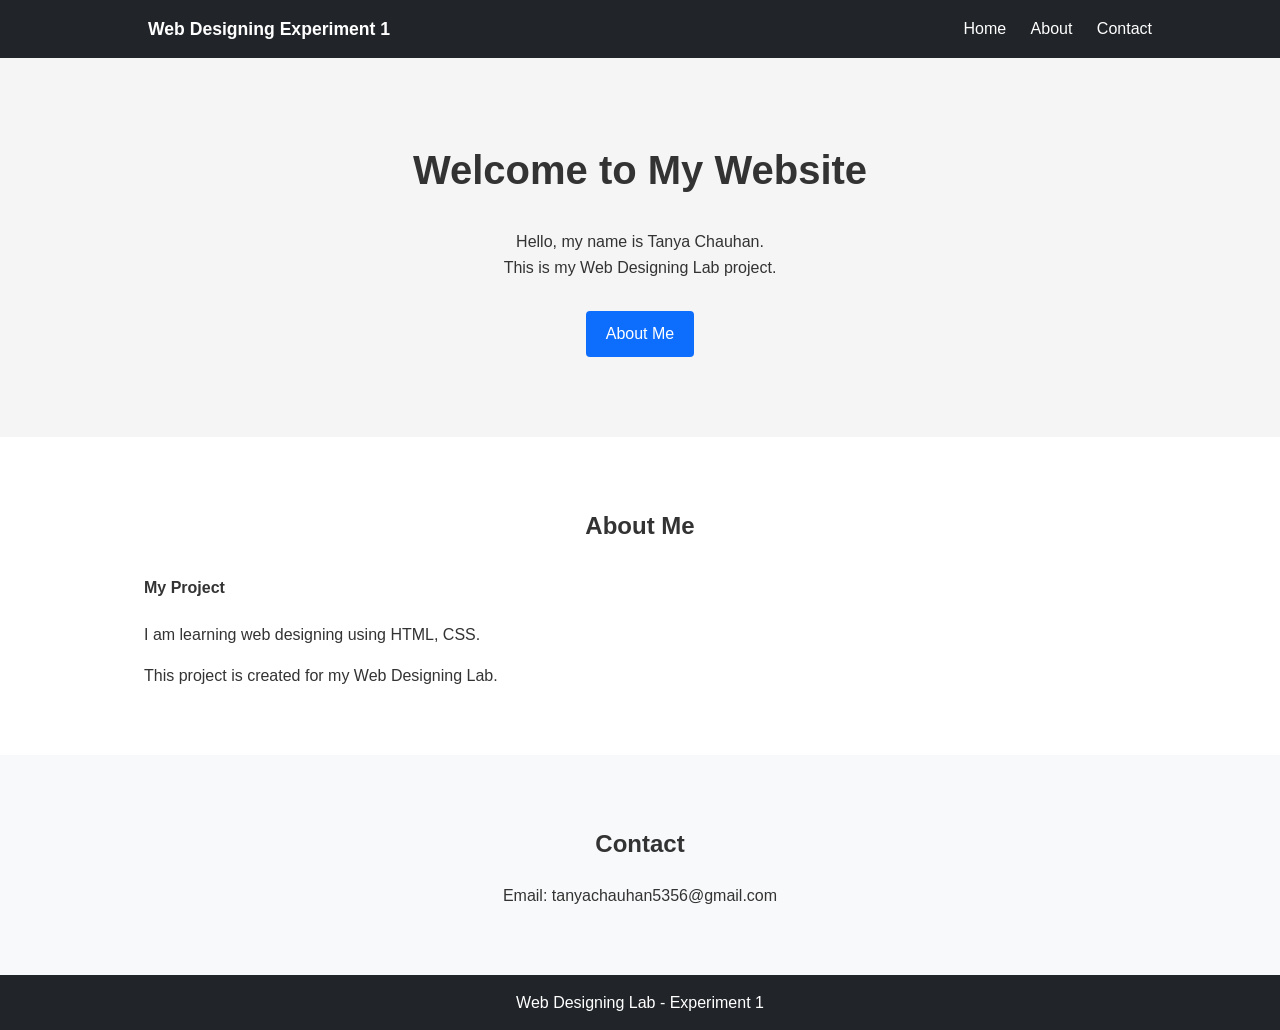
<file: Experiment 1/index.html>
<!DOCTYPE html>
<html lang="en">
<head>
    <meta charset="UTF-8">
    <meta name="viewport" content="width=device-width, initial-scale=1.0">
    <title>Web Designing Lab</title>
    <link rel="stylesheet" href="style.css">
</head>
<body>
    <nav>
    <div class="container">
    <a class="navbar-brand" href="#">Web Designing Experiment 1</a>
    <div>
    <a href="#home">Home</a>
    <a href="#about">About</a>
    <a href="#contact">Contact</a>
    </div>
    </div>
    </nav>
    <div id="home" class="home">
    <div class="container">
    <h1>Welcome to My Website</h1>
    <p>Hello, my name is Tanya Chauhan.<br>
    This is my Web Designing Lab project.</p>
    <a href="#about" class="btn">About Me</a>
    </div>
    </div>
    <div id="about" class="about">
    <div class="container">
    <h2>About Me</h2>
    <div>
    <h4>My Project</h4>
    <p>I am learning web designing using HTML, CSS.</p>
    <p>This project is created for my Web Designing Lab.</p>
    </div>
    </div>
    </div>
    <div id="contact" class="contact">
    <div class="container">
    <h2>Contact</h2>
    <p>Email: tanyachauhan5356@gmail.com</p>
    </div>
    </div>
    <footer>
    <p>Web Designing Lab - Experiment 1</p>
    </footer>
</body>
</html>
</file>
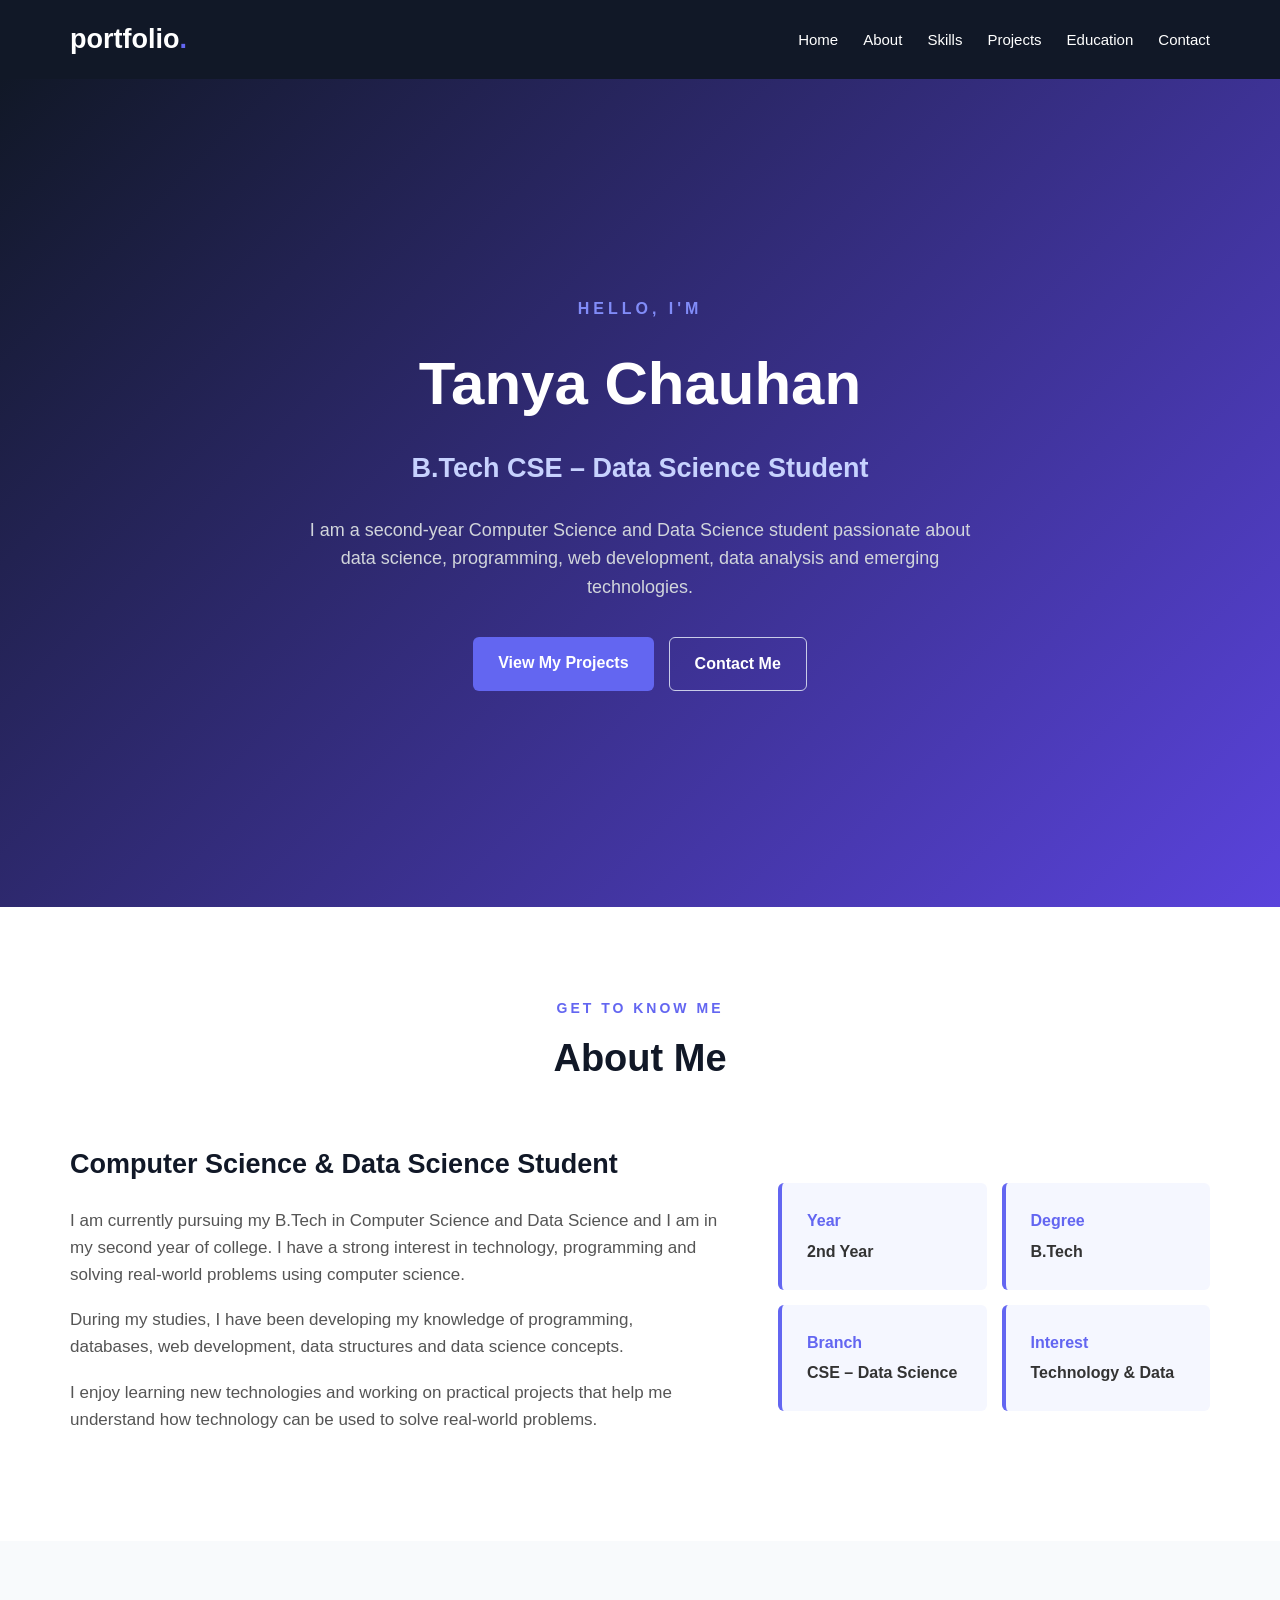
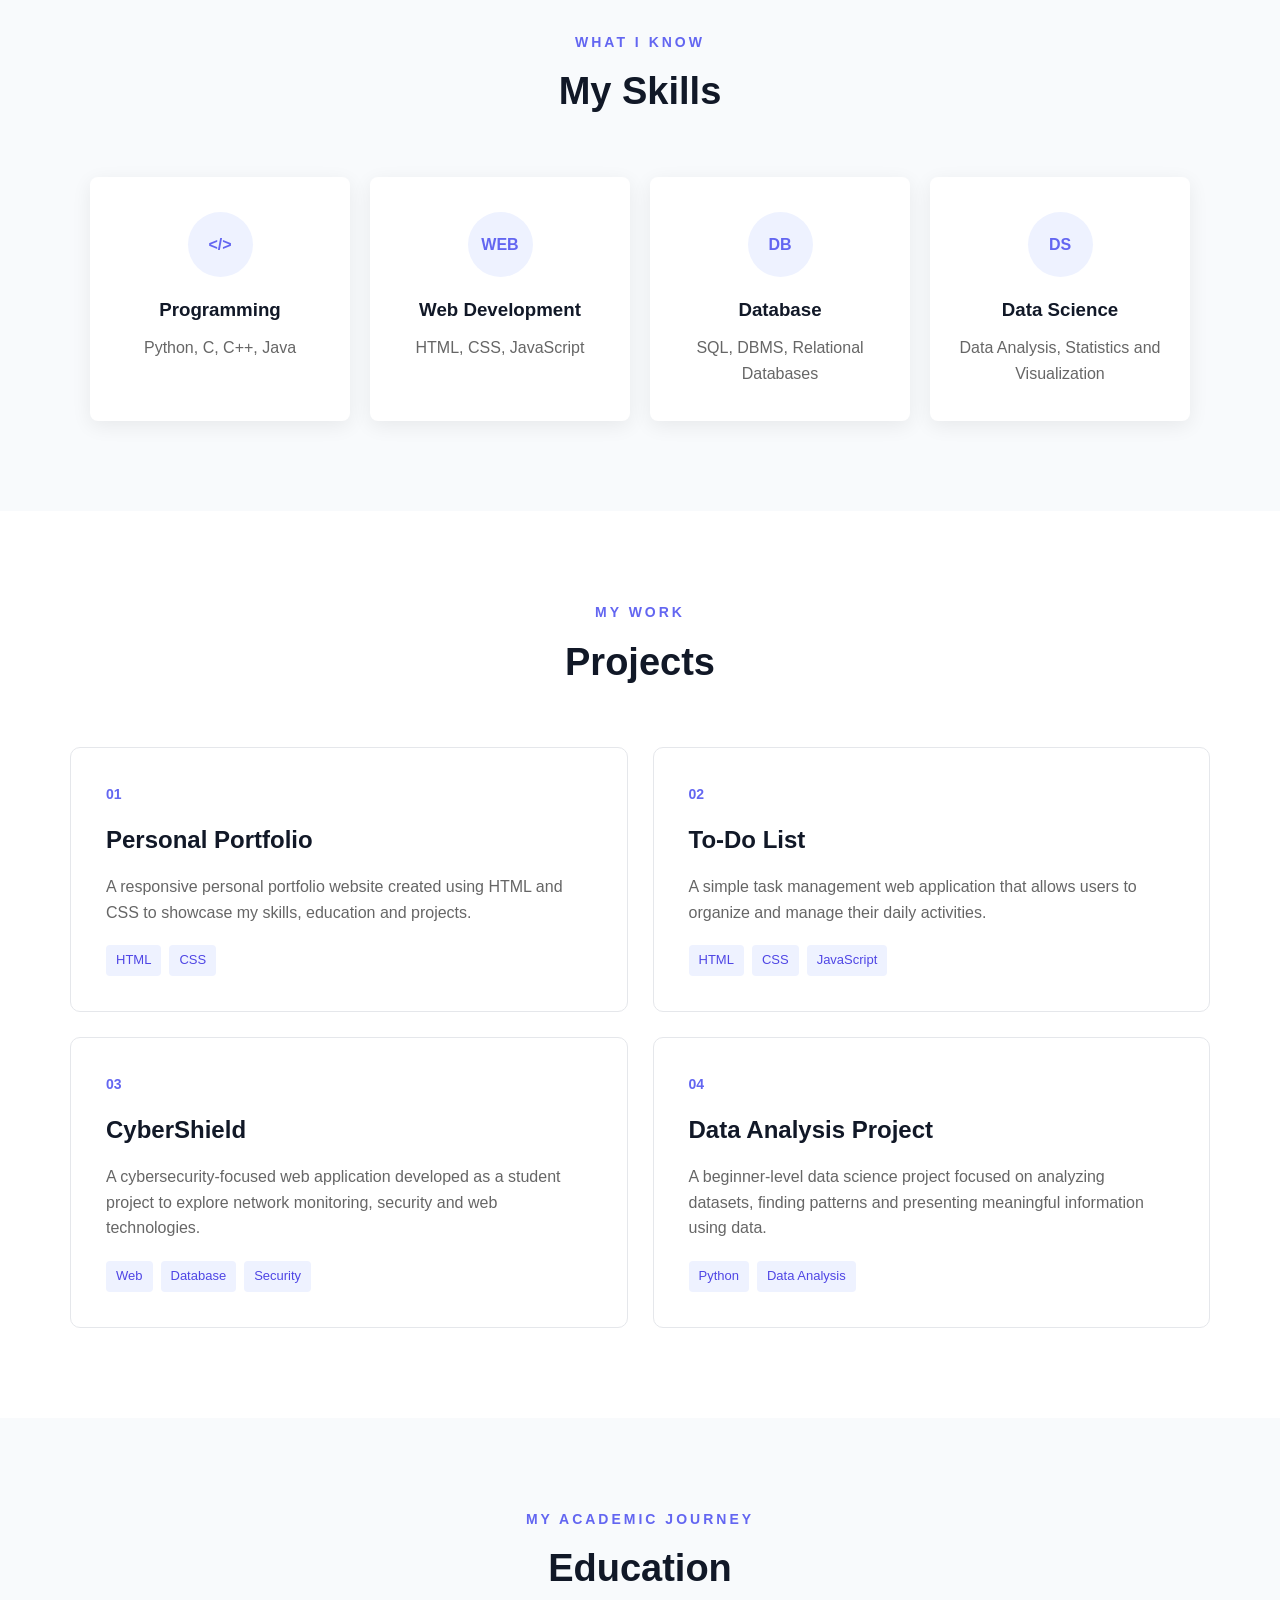
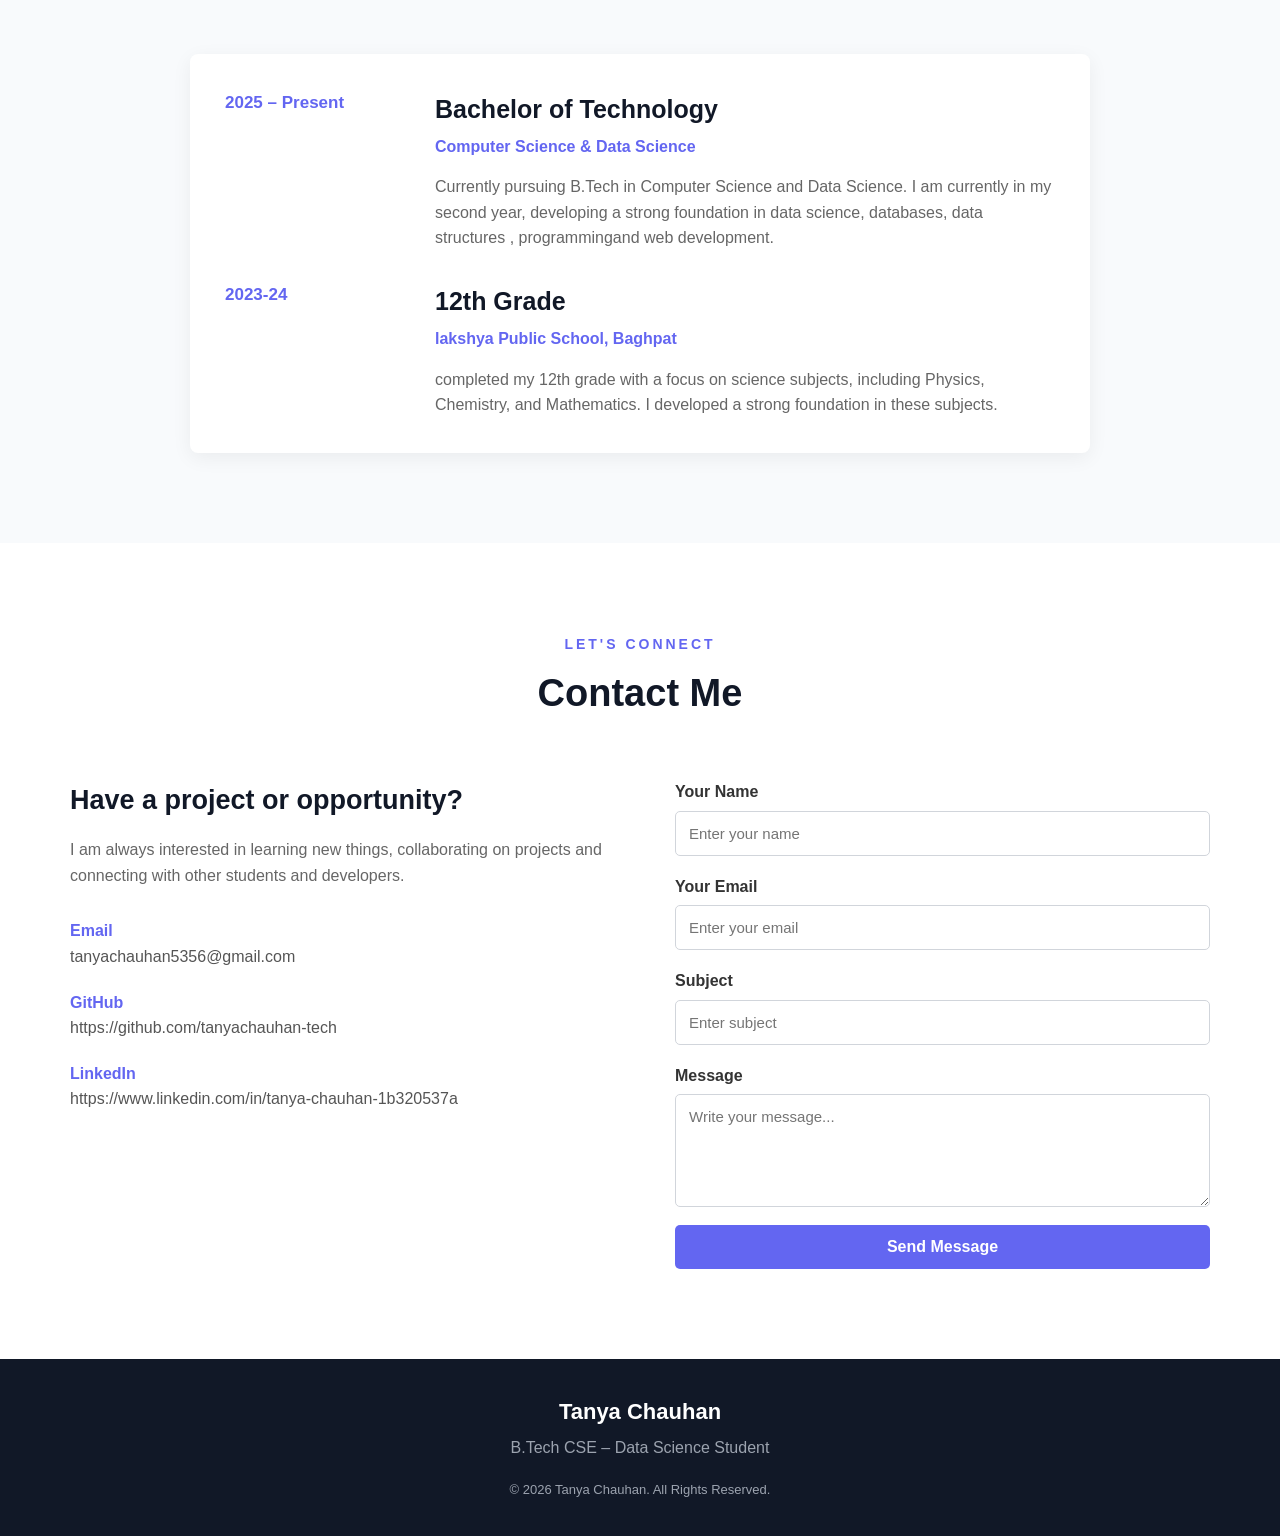
<file: Experiment 2/index.html>
<!DOCTYPE html>
<html lang="en">

<head>
    <meta charset="UTF-8">

    <meta name="viewport"
          content="width=device-width, initial-scale=1.0">

    <title>Tanya Chauhan | CS & Data Science Student</title>

    <link rel="stylesheet" href="style.css">
</head>

<body>

    <header>
        <nav class="navbar">

            <div class="logo">
                portfolio<span>.</span>
            </div>

            <ul class="nav-links">
                <li><a href="#home">Home</a></li>
                <li><a href="#about">About</a></li>
                <li><a href="#skills">Skills</a></li>
                <li><a href="#projects">Projects</a></li>
                <li><a href="#education">Education</a></li>
                <li><a href="#contact">Contact</a></li>
            </ul>

        </nav>
    </header>

    <section id="home" class="home">

        <div class="home-content">

            <p class="intro">HELLO, I'M</p>

            <h1>
                Tanya Chauhan
            </h1>

            <h2>
                B.Tech CSE – Data Science Student
            </h2>

            <p class="home-text">
                I am a second-year Computer Science and Data Science
                student passionate about data science, programming, web development,
                data analysis and emerging technologies.
            </p>

            <div class="home-buttons">

                <a href="#projects" class="btn">
                    View My Projects
                </a>

                <a href="#contact" class="btn secondary">
                    Contact Me
                </a>

            </div>

        </div>

    </section>

    <section id="about" class="section">

        <div class="section-title">

            <p>GET TO KNOW ME</p>

            <h2>About Me</h2>

        </div>

        <div class="about-container">

            <div class="about-text">

                <h3>
                    Computer Science & Data Science Student
                </h3>

                <p>
                    I am currently pursuing my B.Tech in Computer Science
                    and Data Science and I am in my second year of college.
                    I have a strong interest in technology, programming
                    and solving real-world problems using computer science.
                </p>

                <p>
                    During my studies, I have been developing my knowledge
                    of programming, databases, web development, data
                    structures and data science concepts.
                </p>

                <p>
                    I enjoy learning new technologies and working on
                    practical projects that help me understand how
                    technology can be used to solve real-world problems.
                </p>

            </div>


            <div class="about-card">

                <div class="info-box">
                    <h4>Year</h4>
                    <p>2nd Year</p>
                </div>

                <div class="info-box">
                    <h4>Degree</h4>
                    <p>B.Tech</p>
                </div>

                <div class="info-box">
                    <h4>Branch</h4>
                    <p>CSE – Data Science</p>
                </div>

                <div class="info-box">
                    <h4>Interest</h4>
                    <p>Technology & Data</p>
                </div>

            </div>

        </div>

    </section>

    <section id="skills" class="section skills-section">

        <div class="section-title">

            <p>WHAT I KNOW</p>

            <h2>My Skills</h2>

        </div>


        <div class="skills-container">

            <div class="skill-card">

                <div class="skill-icon">
                    &lt;/&gt;
                </div>

                <h3>Programming</h3>

                <p>
                    Python, C, C++, Java
                </p>

            </div>


            <div class="skill-card">

                <div class="skill-icon">
                    WEB
                </div>

                <h3>Web Development</h3>

                <p>
                    HTML, CSS, JavaScript
                </p>

            </div>


            <div class="skill-card">

                <div class="skill-icon">
                    DB
                </div>

                <h3>Database</h3>

                <p>
                    SQL, DBMS, Relational Databases
                </p>

            </div>


            <div class="skill-card">

                <div class="skill-icon">
                    DS
                </div>

                <h3>Data Science</h3>

                <p>
                    Data Analysis, Statistics and Visualization
                </p>

            </div>

        </div>

    </section>

    <section id="projects" class="section">

        <div class="section-title">

            <p>MY WORK</p>

            <h2>Projects</h2>

        </div>


        <div class="projects-container">

            <div class="project-card">

                <div class="project-number">
                    01
                </div>

                <h3>
                    Personal Portfolio
                </h3>

                <p>
                    A responsive personal portfolio website created
                    using HTML and CSS to showcase my skills,
                    education and projects.
                </p>

                <div class="project-tech">
                    <span>HTML</span>
                    <span>CSS</span>
                </div>

            </div>

            <div class="project-card">

                <div class="project-number">
                    02
                </div>

                <h3>
                    To-Do List
                </h3>

                <p>
                    A simple task management web application that
                    allows users to organize and manage their daily
                    activities.
                </p>

                <div class="project-tech">
                    <span>HTML</span>
                    <span>CSS</span>
                    <span>JavaScript</span>
                </div>

            </div>

            <div class="project-card">

                <div class="project-number">
                    03
                </div>

                <h3>
                    CyberShield
                </h3>

                <p>
                    A cybersecurity-focused web application developed
                    as a student project to explore network monitoring,
                    security and web technologies.
                </p>

                <div class="project-tech">
                    <span>Web</span>
                    <span>Database</span>
                    <span>Security</span>
                </div>

            </div>

            <div class="project-card">

                <div class="project-number">
                    04
                </div>

                <h3>
                    Data Analysis Project
                </h3>

                <p>
                    A beginner-level data science project focused on
                    analyzing datasets, finding patterns and presenting
                    meaningful information using data.
                </p>

                <div class="project-tech">
                    <span>Python</span>
                    <span>Data Analysis</span>
                </div>

            </div>

        </div>

    </section>

    <section id="education"
             class="section education-section">

        <div class="section-title">

            <p>MY ACADEMIC JOURNEY</p>

            <h2>Education</h2>

        </div>


        <div class="education-card">

            <div class="education-year">
                2025 – Present
            </div>

            <div class="education-content">

                <h3>
                    Bachelor of Technology
                </h3>

                <h4>
                    Computer Science & Data Science
                </h4>

                <p>
                    Currently pursuing B.Tech in Computer Science and
                    Data Science. I am currently in my second year,
                    developing a strong foundation in data science,
                    databases, data structures , programmingand web development.
                </p>

            </div>
            <div class="education-year">
                2023-24
            </div>

            <div class="education-content">

                <h3>
                    12th Grade
                </h3>

                <h4>
                    lakshya Public School, Baghpat
                </h4>

                <p>
                    completed my 12th grade with a focus on science subjects,
                    including Physics, Chemistry, and Mathematics. I developed
                    a strong foundation in these subjects. 
                </p>

            </div>


        </div>

    </section>

    <section id="contact" class="section contact-section">

        <div class="section-title">

            <p>LET'S CONNECT</p>

            <h2>Contact Me</h2>

        </div>


        <div class="contact-container">


            <div class="contact-info">

                <h3>
                    Have a project or opportunity?
                </h3>

                <p>
                    I am always interested in learning new things,
                    collaborating on projects and connecting with
                    other students and developers.
                </p>

                <div class="contact-detail">
                    <strong>Email</strong>
                    <p>tanyachauhan5356@gmail.com</p>
                </div>

                <div class="contact-detail">
                    <strong>GitHub</strong>
                    <p>https://github.com/tanyachauhan-tech</p>
                </div>

                <div class="contact-detail">
                    <strong>LinkedIn</strong>
                    <p>https://www.linkedin.com/in/tanya-chauhan-1b320537a</p>
                </div>

            </div>


            <form class="contact-form">

                <label for="name">
                    Your Name
                </label>

                <input
                    type="text"
                    id="name"
                    placeholder="Enter your name"
                    required
                >


                <label for="email">
                    Your Email
                </label>

                <input
                    type="email"
                    id="email"
                    placeholder="Enter your email"
                    required
                >


                <label for="subject">
                    Subject
                </label>

                <input
                    type="text"
                    id="subject"
                    placeholder="Enter subject"
                    required
                >


                <label for="message">
                    Message
                </label>

                <textarea
                    id="message"
                    rows="5"
                    placeholder="Write your message..."
                    required
                ></textarea>


                <button type="submit">
                    Send Message
                </button>

            </form>

        </div>

    </section>

    <footer>

        <div class="footer-content">

            <h3>Tanya Chauhan</h3>

            <p>
                B.Tech CSE – Data Science Student
            </p>

            <p class="copyright">
                © 2026 Tanya Chauhan. All Rights Reserved.
            </p>

        </div>

    </footer>

</body>

</html>
</file>
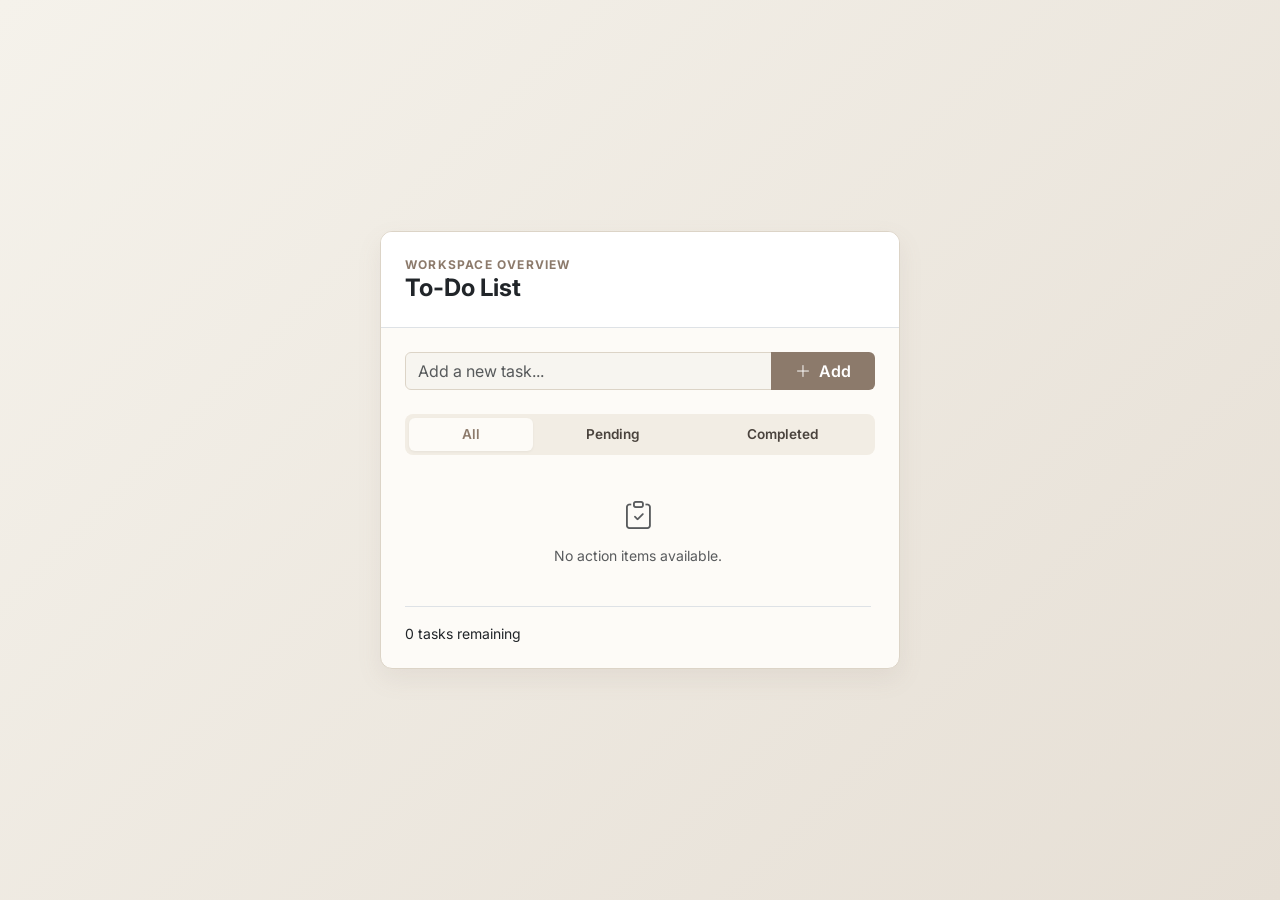
<file: Experiment 3/index.html>
<!DOCTYPE html>
<html lang="en">
<head>
    <meta charset="UTF-8">
    <meta name="viewport" content="width=device-width, initial-scale=1.0">
    <title>To-Do List | Workspace</title>
    <link href="https://fonts.googleapis.com/css2?family=Inter:wght@400;500;600&display=swap" rel="stylesheet">
    <link href="https://cdn.jsdelivr.net/npm/bootstrap@5.3.2/dist/css/bootstrap.min.css" rel="stylesheet">
    <link href="https://cdn.jsdelivr.net/npm/bootstrap-icons@1.11.1/font/bootstrap-icons.css" rel="stylesheet">
    <link rel="stylesheet" href="style.css">
</head>
<body>
    <div class="card todo-card">
        <div class="card-header bg-white border-bottom p-4">
            <div class="header-subtitle">Workspace Overview</div>
            <h1 class="h4 fw-bold mb-0">To-Do List</h1>
        </div>

        <div class="card-body p-4">

            <form id="todo-form" class="mb-4">
                <div class="input-group">
                    <input type="text" id="todo-input" class="form-control" placeholder="Add a new task..." autocomplete="off" required>
                    <button class="btn btn-add fw-semibold px-4" type="submit">
                        <i class="bi bi-plus-lg me-1"></i> Add
                    </button>
                </div>
            </form>
            <div class="filter-container p-1 rounded-3 mb-3">
                <ul class="nav nav-pills nav-fill" id="filter-tabs">
                    <li class="nav-item">
                        <button class="nav-link active" data-filter="all">All</button>
                    </li>
                    <li class="nav-item">
                        <button class="nav-link" data-filter="active">Pending</button>
                    </li>
                    <li class="nav-item">
                        <button class="nav-link" data-filter="completed">Completed</button>
                    </li>
                </ul>
            </div>

            <div class="todo-list-container pe-1">
                <ul class="list-group list-group-flush" id="todo-list"></ul>
         
            <div id="empty-state" class="text-center py-4 text-muted small" style="display: none;">
                <i class="bi bi-clipboard-check fs-3 d-block mb-2"></i>
                No action items available.
            </div>

            <div class="d-flex justify-content-between align-items-center pt-3 mt-3 border-top small">
                <span id="task-count">0 items remaining</span>
                <button id="clear-completed" class="btn btn-link text-decoration-none p-0 small" style="display: none;">
                    Clear Completed
                </button>
            </div>

        </div>
    </div>
    <script src="https://cdn.jsdelivr.net/npm/bootstrap@5.3.2/dist/js/bootstrap.bundle.min.js"></script>
    <script>
        const todoForm = document.getElementById('todo-form');
        const todoInput = document.getElementById('todo-input');
        const todoList = document.getElementById('todo-list');
        const emptyState = document.getElementById('empty-state');
        const taskCount = document.getElementById('task-count');
        const clearCompletedBtn = document.getElementById('clear-completed');
        const filterBtns = document.querySelectorAll('#filter-tabs .nav-link');
        let todos = JSON.parse(localStorage.getItem('beige_todos')) || [];
        let currentFilter = 'all';

        function saveToStorage() {
            localStorage.setItem('beige_todos', JSON.stringify(todos));
        }
        function render() {
            todoList.innerHTML = '';

            const filteredTodos = todos.filter(todo => {
                if (currentFilter === 'active') return !todo.completed;
                if (currentFilter === 'completed') return todo.completed;
                return true;
            });
            emptyState.style.display = filteredTodos.length === 0 ? 'block' : 'none';
            filteredTodos.forEach(todo => {
                const li = document.createElement('li');
                li.className = `list-group-item d-flex justify-content-between align-items-center todo-item p-3 ${todo.completed ? 'completed' : ''}`;
                li.innerHTML = `
                    <div class="form-check d-flex align-items-center mb-0 gap-2 flex-grow-1">
                        <input class="form-check-input mt-0" type="checkbox" ${todo.completed ? 'checked' : ''} onchange="toggleTodo('${todo.id}')">
                        <span class="todo-text text-break ms-2">${escapeHTML(todo.text)}</span>
                    </div>
                    <button class="btn btn-sm btn-delete border-0 rounded-circle ms-2" onclick="deleteTodo('${todo.id}')" title="Delete Task">
                        <i class="bi bi-trash"></i>
                    </button>
                `;
                todoList.appendChild(li);
            });
            const pendingCount = todos.filter(t => !t.completed).length;
            const completedCount = todos.filter(t => t.completed).length;
            taskCount.textContent = `${pendingCount} ${pendingCount === 1 ? 'task' : 'tasks'} remaining`;
            clearCompletedBtn.style.display = completedCount > 0 ? 'inline-block' : 'none';
        }
        function escapeHTML(str) {
            return str.replace(/[&<>'"]/g, tag => ({ '&': '&amp;', '<': '&lt;', '>': '&gt;', "'": '&#39;', '"': '&quot;' }[tag] || tag));
        }
        todoForm.addEventListener('submit', (e) => {
            e.preventDefault();
            const text = todoInput.value.trim();
            if (text !== '') {
                todos.push({ id: Date.now().toString(), text: text, completed: false });
                saveToStorage();
                render();
                todoInput.value = '';
            }
        });
        window.toggleTodo = function(id) {
            todos = todos.map(todo => todo.id === id ? { ...todo, completed: !todo.completed } : todo);
            saveToStorage();
            render();
        };
        window.deleteTodo = function(id) {
            todos = todos.filter(todo => todo.id !== id);
            saveToStorage();
            render();
        };

        clearCompletedBtn.addEventListener('click', () => {
            todos = todos.filter(todo => !todo.completed);
            saveToStorage();
            render();
        });

        filterBtns.forEach(btn => {
            btn.addEventListener('click', (e) => {
                filterBtns.forEach(b => b.classList.remove('active'));
                e.target.classList.add('active');
                currentFilter = e.target.getAttribute('data-filter');
                render();
            });
        });
        render();
    </script>
</body>
</html>
</file>
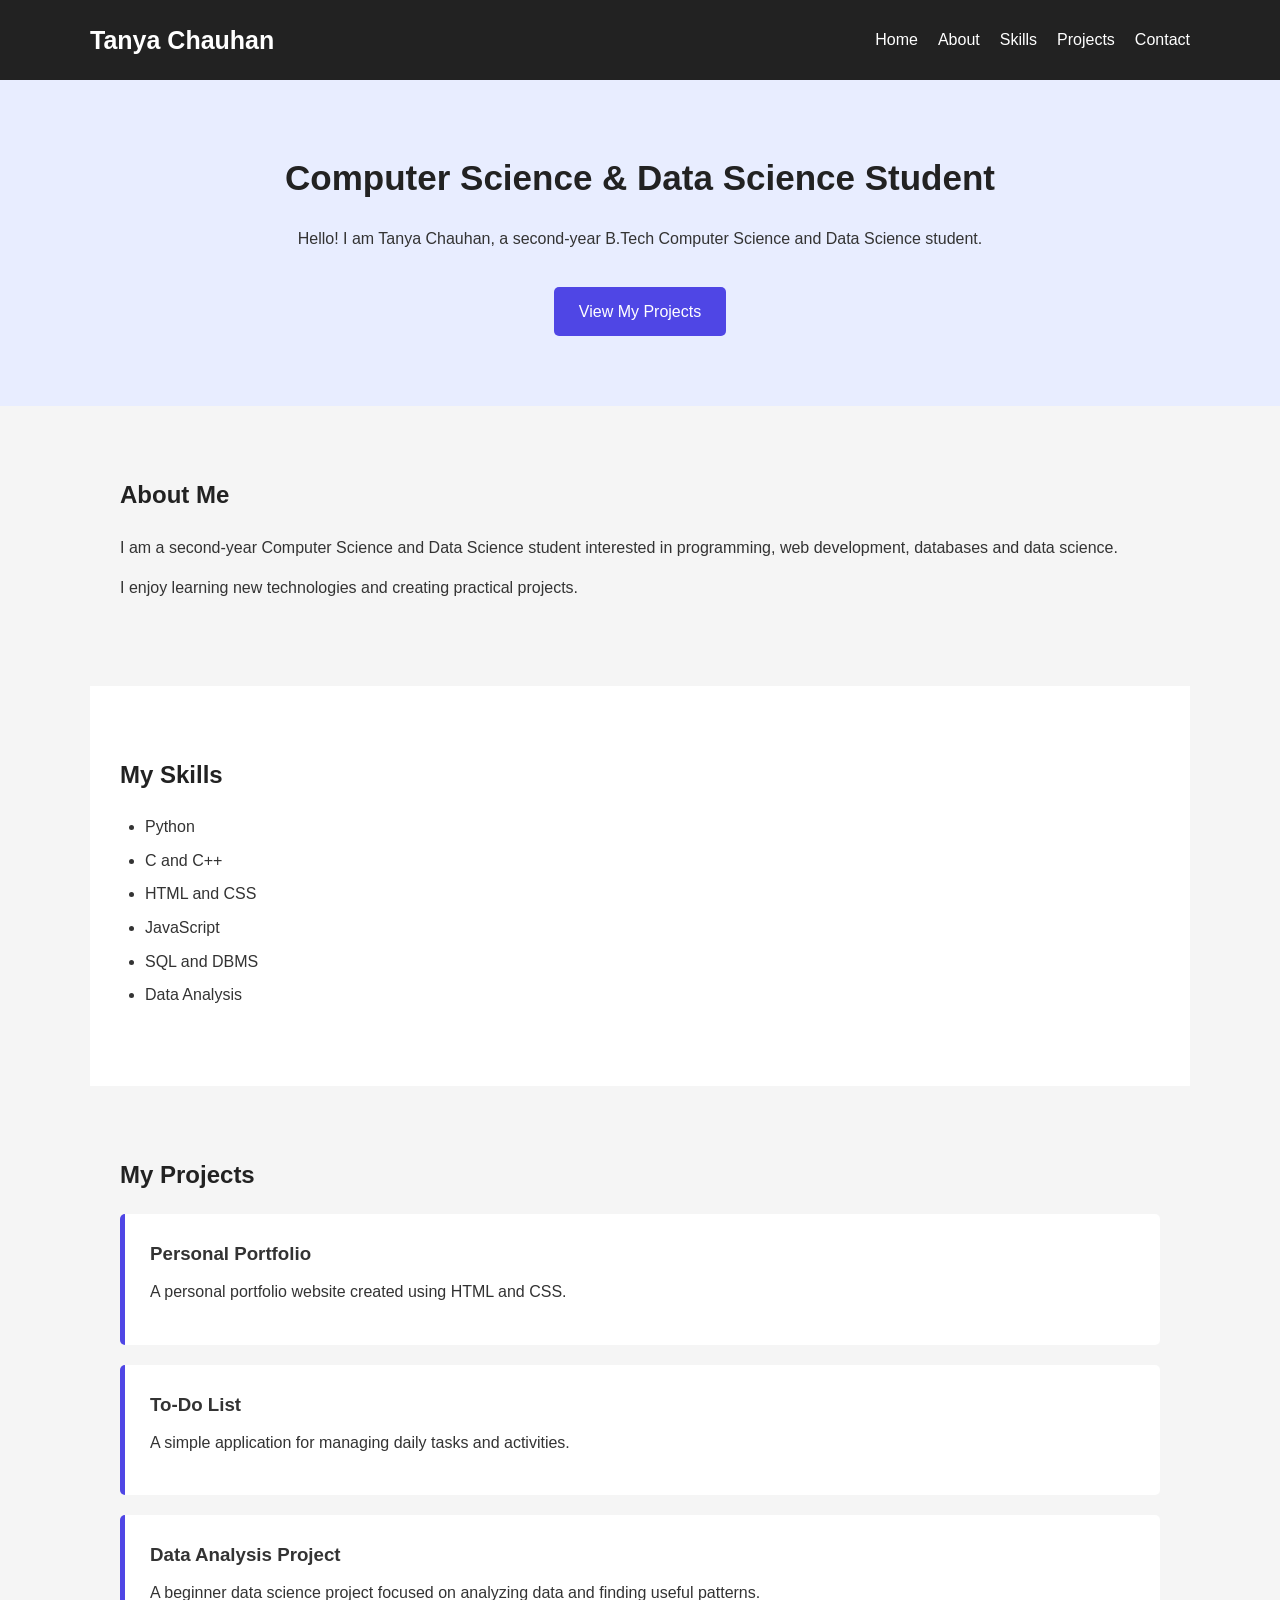
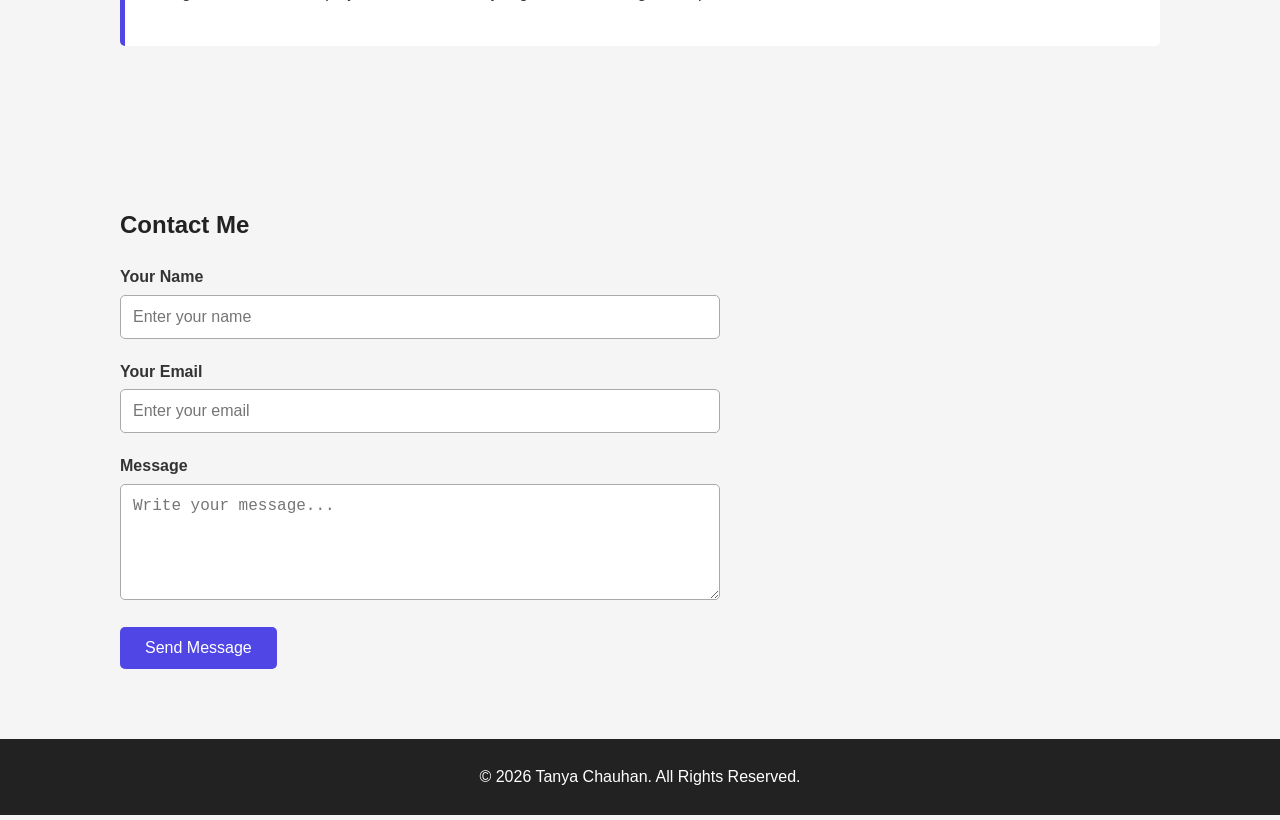
<file: Experiment 4/index.html>
<!DOCTYPE html>
<html lang="en">
<head>
    <meta charset="UTF-8">
    <meta name="viewport" content="width=device-width, initial-scale=1.0">
    <title>Tanya Chauhan | Computer Science & Data Science Student</title>
    <meta name="description" content="Portfolio of Tanya Chauhan, a second-year Computer Science and Data Science student.">

    <meta name="author" content="Tanya Chauhan">
    <link rel="stylesheet" href="style.css">
</head>
<body>
    <header>
    <nav aria-label="Main Navigation">
    <h1>Tanya Chauhan</h1>
    <ul>
    <li><a href="#home">Home</a></li>
    <li><a href="#about">About</a></li>
    <li><a href="#skills">Skills</a></li>
    <li><a href="#projects">Projects</a></li>
    <li><a href="#contact">Contact</a></li>
    </ul>
    </nav>
    </header>
    <main>
    <section id="home">
    <h2>Computer Science & Data Science Student</h2>
    <p>
    Hello! I am Tanya Chauhan, a second-year
    B.Tech Computer Science and Data Science student.</p>
    <a href="#projects">View My Projects</a>
    </section>
        <section id="about">
        <h2>About Me</h2>
        <p>
        I am a second-year Computer Science and Data Science student interested in programming, web development, databases and data science.</p>
        <p>
        I enjoy learning new technologies and creating practical projects.</p>
        </section>

        <section id="skills">
            <h2>My Skills</h2>
            <ul>
            <li>Python</li>
            <li>C and C++</li>
            <li>HTML and CSS</li>
            <li>JavaScript</li>
            <li>SQL and DBMS</li>
            <li>Data Analysis</li>
            </ul>
        </section>
        <section id="projects">
            <h2>My Projects</h2>
            <article>
            <h3>Personal Portfolio</h3>
            <p>A personal portfolio website created using HTML and CSS.</p>
            </article>
            <article>
            <h3>To-Do List</h3>
            <p>A simple application for managing daily tasks and activities.</p>
            </article>
            <article>
            <h3>Data Analysis Project</h3>
            <p>A beginner data science project focused on analyzing data and finding useful patterns.</p>
        </article>
        </section>
        <section id="contact">
            <h2>Contact Me</h2>
            <form>
                <label for="name">Your Name</label>
                <input type="text" id="name" placeholder="Enter your name" required>
                <label for="email">Your Email</label>
                <input type="email" id="email" placeholder="Enter your email" required>
                <label for="message">Message</label>
                <textarea id="message" rows="5" placeholder="Write your message..." required></textarea>
                <button type="submit">Send Message</button>
            </form>
        </section>
    </main>
    <footer>
        <p>&copy; 2026 Tanya Chauhan. All Rights Reserved.</p>
    </footer>
</body>
</html>
</file>
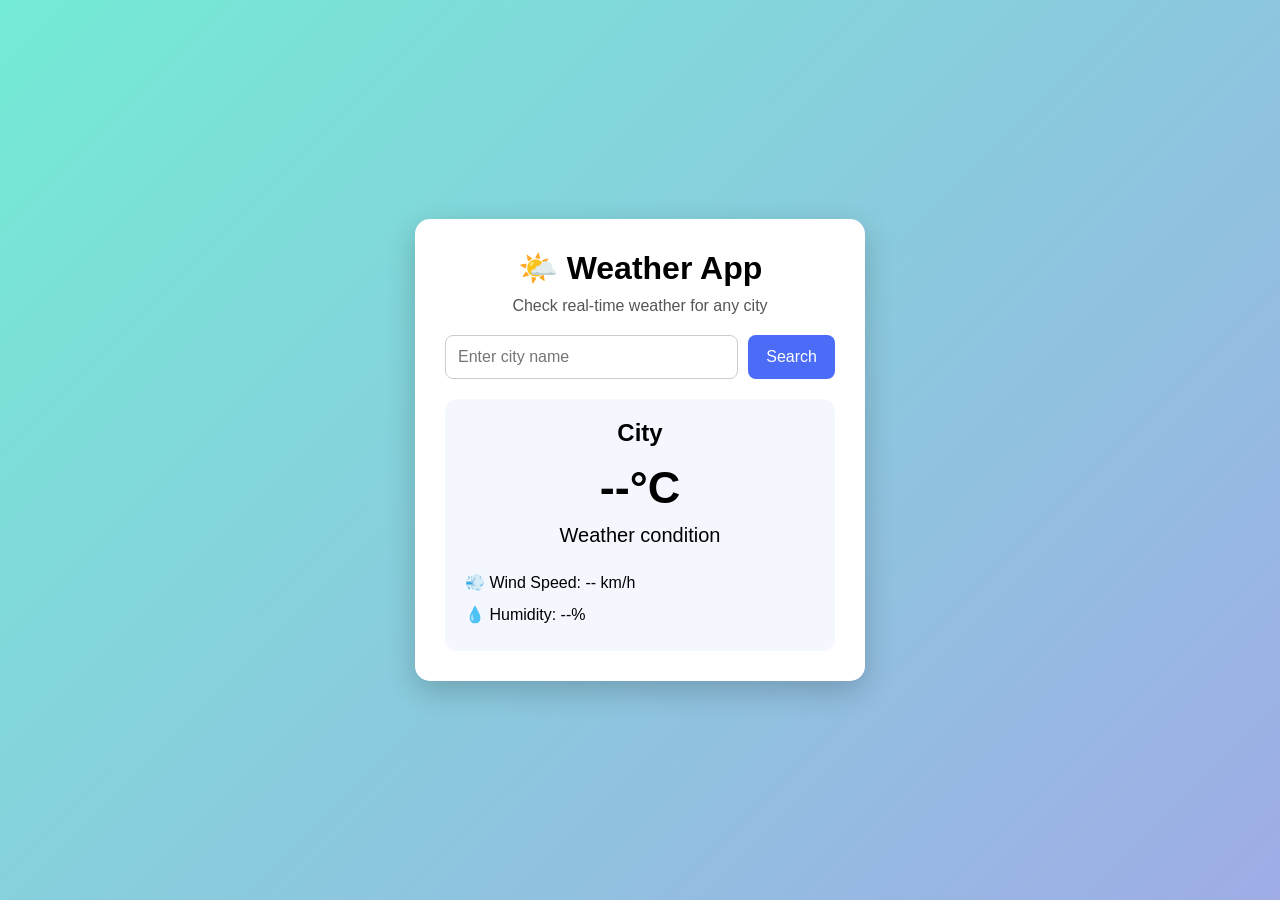
<file: Experiment 5/index.html>
<!DOCTYPE html>
<html lang="en">
<head>
    <meta charset="UTF-8">
    <meta name="viewport" content="width=device-width, initial-scale=1.0">
    <title>Weather App</title>
    <link rel="stylesheet" href="style.css">
</head>
<body>
    <div class="weather-container">
    <h1>🌤️ Weather App</h1>
    <p>Check real-time weather for any city</p>
    <div class="search-box">
       <input
       type="text"
       id="cityInput"
       placeholder="Enter city name">
       <button onclick="getWeather()">Search</button>
       </div>
          <p id="message"></p>
          <div id="weatherResult" class="weather-card">
            <h2 id="cityName">City</h2>
            <div class="temperature">
                <span id="temperature">--</span>°C
            </div>
            <p id="weatherDescription">Weather condition</p>
            <div class="weather-info">
            <p>💨 Wind Speed: <span id="windSpeed">--</span> km/h</p>
            <p>💧 Humidity: <span id="humidity">--</span>%</p>
        </div>
    </div>
</div>
<script src="script.js"></script>
</body>
</html>
</file>
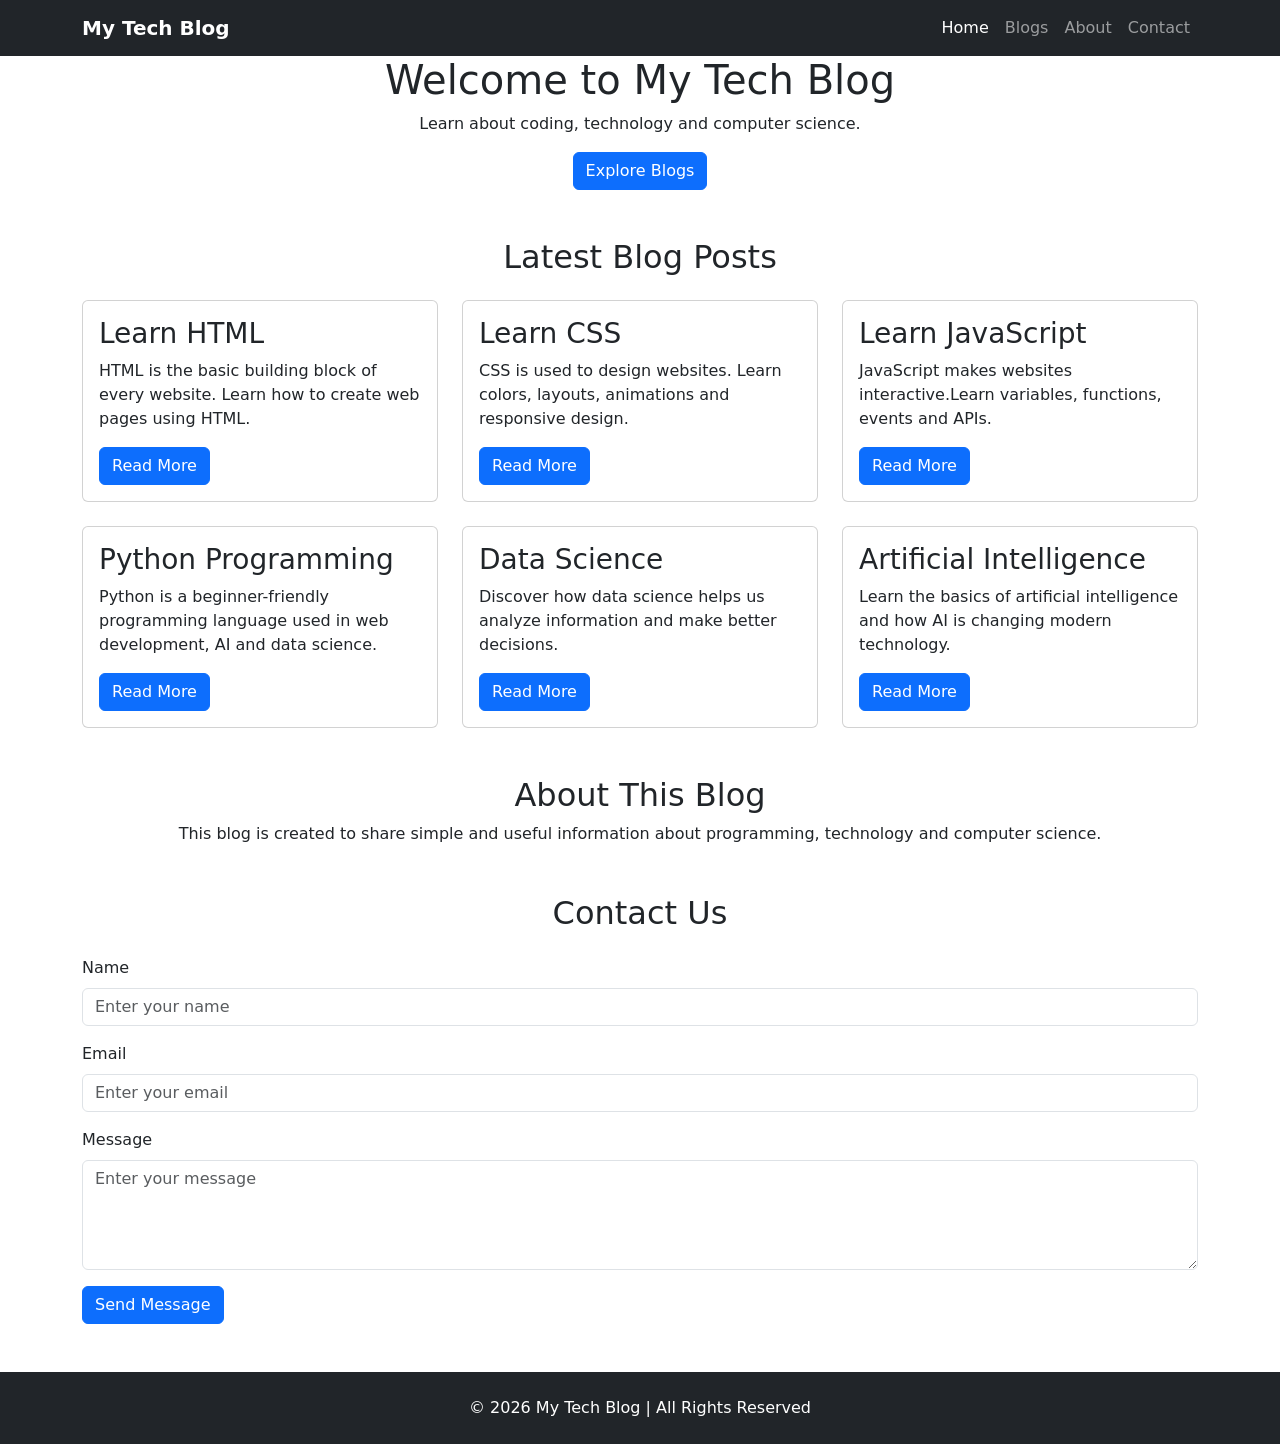
<file: Experiment 6/index.html>
<!DOCTYPE html>
<html lang="en">
<head>
    <meta charset="UTF-8">
    <meta name="viewport" content="width=device-width, initial-scale=1.0">
    <title>My Tech Blog</title>
    <link
        href="https://cdn.jsdelivr.net/npm/bootstrap@5.3.3/dist/css/bootstrap.min.css"
        rel="stylesheet">
    <link rel="stylesheet" href="style.css">
</head>
<body>
    <nav class="navbar navbar-expand-lg navbar-dark bg-dark">
    <div class="container">
        <a class="navbar-brand fw-bold" href="#">
                My Tech Blog
        </a>
        <button
            class="navbar-toggler"
            type="button"
            data-bs-toggle="collapse"
            data-bs-target="#navbarMenu">
            <span class="navbar-toggler-icon"></span>
        </button>
        <div class="collapse navbar-collapse" id="navbarMenu">
            <ul class="navbar-nav ms-auto">
            <li class="nav-item">
            <a class="nav-link active" href="#">Home</a>
            </li>
            <li class="nav-item">
                <a class="nav-link" href="#blogs">Blogs</a>
            </li>
            <li class="nav-item">
                <a class="nav-link" href="#about">About</a>
            </li>
            <li class="nav-item">
                <a class="nav-link" href="#contact">Contact</a>
            </li>
            </ul>
        </div>
    </div>
    </nav>
    <header class="hero text-center">
        <div class="container">
            <h1>Welcome to My Tech Blog</h1>
            <p> Learn about coding, technology and computer science.
            </p>
            <button class="btn btn-primary">
                Explore Blogs
            </button>
        </div>
    </header>
    <section id="blogs" class="container my-5">
        <h2 class="text-center mb-4">
            Latest Blog Posts
        </h2>
        <div class="row g-4">
        <div class="col-lg-4 col-md-6 col-sm-12">
        <div class="card blog-card h-100">
        <div class="card-body">
            <h3 class="card-title">
                Learn HTML
        </h3>
        <p class="card-text">
            HTML is the basic building block of every website. Learn how to create web pages using HTML.
                </p>
        <a href="#" class="btn btn-primary">
            Read More
            </a>
        </div>
      </div>
    </div>
    <div class="col-lg-4 col-md-6 col-sm-12">
                <div class="card blog-card h-100">
                    <div class="card-body">
                        <h3 class="card-title">
                            Learn CSS
                        </h3>
                        <p class="card-text">
                            CSS is used to design websites. Learn colors, layouts, animations and responsive design.
                        </p>
                        <a href="#" class="btn btn-primary">
                            Read More
                        </a>
                    </div>
                </div>
            </div>
            <div class="col-lg-4 col-md-6 col-sm-12">
                <div class="card blog-card h-100">
                    <div class="card-body">
                        <h3 class="card-title">
                            Learn JavaScript
                        </h3>
                        <p class="card-text">
                            JavaScript makes websites interactive.Learn variables, functions, events and APIs.
                        </p>
                        <a href="#" class="btn btn-primary">
                            Read More
                        </a>
                    </div>
                </div>
            </div>
            <div class="col-lg-4 col-md-6 col-sm-12">
                <div class="card blog-card h-100">
                    <div class="card-body">
                        <h3 class="card-title">
                            Python Programming
                        </h3>
                        <p class="card-text">
                            Python is a beginner-friendly programming language used in web development, AI and data science.
                        </p>
                        <a href="#" class="btn btn-primary">
                            Read More
                        </a>
                    </div>
                </div>
            </div>
            <div class="col-lg-4 col-md-6 col-sm-12">
                <div class="card blog-card h-100">
                    <div class="card-body">
                        <h3 class="card-title">
                            Data Science
                        </h3>
                        <p class="card-text">
                            Discover how data science helps us analyze information and make better decisions.
                        </p>
                        <a href="#" class="btn btn-primary">
                            Read More
                        </a>
                    </div>
                </div>
            </div>
            <div class="col-lg-4 col-md-6 col-sm-12">
                <div class="card blog-card h-100">
                    <div class="card-body">
                        <h3 class="card-title">
                            Artificial Intelligence
                        </h3>
                        <p class="card-text">
                            Learn the basics of artificial intelligence and how AI is changing modern technology.
                        </p>
                        <a href="#" class="btn btn-primary">
                            Read More
                        </a>
                    </div>
                </div>
            </div>
        </div>
    </section>
    <section id="about" class="about-section">
        <div class="container text-center">
            <h2>About This Blog</h2>
            <p>
                This blog is created to share simple and useful information about programming, technology and computer science.
            </p>
        </div>
    </section>
    <section id="contact" class="container my-5">
        <h2 class="text-center mb-4">
            Contact Us
        </h2>
        <form>
            <div class="mb-3">
                <label class="form-label">Name</label>
                <input
                    type="text"
                    class="form-control"
                    placeholder="Enter your name">
            </div>
            <div class="mb-3">
                <label class="form-label">Email</label>
                <input
                    type="email"
                    class="form-control"
                    placeholder="Enter your email">
            </div>
            <div class="mb-3">
                <label class="form-label">Message</label>
                <textarea
                    class="form-control"
                    rows="4"
                    placeholder="Enter your message"
                ></textarea>
            </div>
            <button type="submit" class="btn btn-primary">
                Send Message
            </button>
        </form>
    </section>
    <footer class="bg-dark text-white text-center p-4">
        <p class="mb-0">
            © 2026 My Tech Blog | All Rights Reserved
        </p>
    </footer>
    <script
        src="https://cdn.jsdelivr.net/npm/bootstrap@5.3.3/dist/js/bootstrap.bundle.min.js">
    </script>
</body>
</html>
</file>
<file: Experiment 1/style.css>
body {
    font-family: Arial, sans-serif;
    margin: 0;
    padding: 0;
    color: #333;
    line-height: 1.6;
}
.container {
    width: 80%;
    max-width: 1100px;
    margin: 0 auto;
}
nav {
    background-color: #212529;
    color: #fff;
    padding: 15px 0;
}
nav .container {
    display: flex;
    justify-content: space-between;
    align-items: center;
}
.navbar-brand {
    font-weight: bold;
    font-size: 1.1rem;
    color: #fff;
    text-decoration: none;
}
nav div a {
    color: #fff;
    text-decoration: none;
    margin-left: 20px;
}
nav div a:hover {
    text-decoration: underline;
}
.home {
    padding: 80px 20px;
    background-color: #f5f5f5;
    text-align: center;
}
.home h1 {
    margin-top: 0;
    font-size: 2.5rem;
}
.btn {
    display: inline-block;
    background-color: #0d6efd;
    color: #fff;
    padding: 10px 20px;
    border-radius: 4px;
    text-decoration: none;
    margin-top: 15px;
}
.btn:hover {
    background-color: #0b5ed7;
}
.about {
    padding: 50px 20px;
}
.about h2 {
    text-align: center;
    margin-bottom: 30px;
}
.contact {
    background-color: #f8f9fa;
    text-align: center;
    padding: 50px 20px;
}
footer {
    background-color: #212529;
    color: #fff;
    text-align: center;
    padding: 15px;
}
footer p {
    margin: 0;
}
</file>
<file: Experiment 2/style.css>
* {
    margin: 0;
    padding: 0;
    box-sizing: border-box;
    scroll-behavior: smooth;
}

body {
    font-family: Arial, Helvetica, sans-serif;
    line-height: 1.6;
    color: #333;
    background-color: #ffffff;
}

a {
    text-decoration: none;
}

ul {
    list-style: none;
}

header {
    background-color: #111827;
    position: sticky;
    top: 0;
    z-index: 1000;
}

.navbar {
    max-width: 1200px;
    margin: auto;

    display: flex;
    justify-content: space-between;
    align-items: center;

    padding: 18px 30px;
}

.logo {
    color: white;
    font-size: 27px;
    font-weight: bold;
}

.logo span {
    color: #6366f1;
}

.nav-links {
    display: flex;
    gap: 25px;
}

.nav-links a {
    color: #ffffff;
    font-size: 15px;
    transition: 0.3s;
}

.nav-links a:hover {
    color: #818cf8;
}

.home {
    min-height: 92vh;

    display: flex;
    justify-content: center;
    align-items: center;

    text-align: center;

    padding: 50px 20px;

    background:
        linear-gradient(
            135deg,
            #111827,
            #5a43dc
        );

    color: white;
}

.home-content {
    max-width: 850px;
}

.intro {
    color: #818cf8;
    font-size: 16px;
    font-weight: bold;
    letter-spacing: 4px;
    margin-bottom: 15px;
}

.home h1 {
    font-size: 60px;
    margin-bottom: 15px;
}

.home h2 {
    font-size: 27px;
    color: #c7d2fe;
    margin-bottom: 25px;
}

.home-text {
    max-width: 700px;
    margin: auto;

    font-size: 18px;
    color: #d1d5db;
}

.home-buttons {
    margin-top: 35px;

    display: flex;
    justify-content: center;
    gap: 15px;
}

.btn {
    display: inline-block;

    padding: 13px 25px;

    border-radius: 6px;

    background-color: #6366f1;
    color: white;

    font-weight: bold;

    transition: 0.3s;
}

.btn:hover {
    background-color: #c3c1e6;
    transform: translateY(-2px);
}

.btn.secondary {
    background-color: transparent;
    border: 1px solid #c9cce8;
}

.btn.secondary:hover {
    background-color: #d1d1eb;
}

.section {
    max-width: 1200px;
    margin: auto;

    padding: 90px 30px;
}

.section-title {
    text-align: center;
    margin-bottom: 55px;
}

.section-title p {
    color: #6366f1;
    font-size: 14px;
    font-weight: bold;
    letter-spacing: 3px;
    margin-bottom: 8px;
}

.section-title h2 {
    font-size: 38px;
    color: #111827;
}

.about-container {
    display: grid;

    grid-template-columns:
        1.5fr 1fr;

    gap: 60px;

    align-items: center;
}

.about-text h3 {
    font-size: 27px;
    color: #111827;
    margin-bottom: 20px;
}

.about-text p {
    margin-bottom: 18px;
    color: #555;
    font-size: 17px;
}

.about-card {
    display: grid;

    grid-template-columns: 1fr 1fr;

    gap: 15px;
}

.info-box {
    padding: 25px;

    background-color: #f5f7ff;

    border-left: 4px solid #6366f1;

    border-radius: 6px;
}

.info-box h4 {
    color: #6366f1;
    margin-bottom: 5px;
}

.info-box p {
    font-weight: bold;
}

.skills-section {
    max-width: none;

    background-color: #f8fafc;
}

.skills-container {
    max-width: 1100px;
    margin: auto;

    display: grid;

    grid-template-columns:
        repeat(4, 1fr);

    gap: 20px;
}

.skill-card {
    background-color: white;

    padding: 35px 20px;

    text-align: center;

    border-radius: 8px;

    box-shadow:
        0 5px 20px rgba(0, 0, 0, 0.07);

    transition: 0.3s;
}

.skill-card:hover {
    transform: translateY(-7px);
}

.skill-icon {
    width: 65px;
    height: 65px;

    margin: auto;
    margin-bottom: 18px;

    display: flex;
    justify-content: center;
    align-items: center;

    background-color: #eef2ff;

    color: #6366f1;

    border-radius: 50%;

    font-weight: bold;
}

.skill-card h3 {
    margin-bottom: 10px;
    color: #111827;
}

.skill-card p {
    color: #666;
}

.projects-container {
    display: grid;

    grid-template-columns:
        repeat(2, 1fr);

    gap: 25px;
}

.project-card {
    position: relative;

    padding: 35px;

    background-color: white;

    border: 1px solid #e5e7eb;

    border-radius: 10px;

    transition: 0.3s;
}

.project-card:hover {
    transform: translateY(-7px);

    box-shadow:
        0 10px 30px rgba(0, 0, 0, 0.1);
}

.project-number {
    color: #6366f1;

    font-size: 14px;

    font-weight: bold;

    margin-bottom: 15px;
}

.project-card h3 {
    font-size: 24px;

    margin-bottom: 15px;

    color: #111827;
}

.project-card p {
    color: #666;

    margin-bottom: 20px;
}

.project-tech {
    display: flex;

    flex-wrap: wrap;

    gap: 8px;
}

.project-tech span {
    background-color: #eef2ff;

    color: #4f46e5;

    padding: 5px 10px;

    border-radius: 4px;

    font-size: 13px;
}


.education-section {
    background-color: #f8fafc;

    max-width: none;

    padding-left: 10%;
    padding-right: 10%;
}

.education-card {
    max-width: 900px;

    margin: auto;

    display: grid;

    grid-template-columns: 180px 1fr;

    gap: 30px;

    padding: 35px;

    background-color: white;

    border-radius: 8px;

    box-shadow:
        0 5px 20px rgba(0, 0, 0, 0.06);
}

.education-year {
    color: #6366f1;

    font-weight: bold;

    font-size: 17px;
}

.education-content h3 {
    font-size: 25px;

    color: #111827;
}

.education-content h4 {
    color: #6366f1;

    margin: 5px 0 15px;
}

.education-content p {
    color: #666;
}
.contact-container {
    display: grid;

    grid-template-columns:
        1fr 1fr;

    gap: 70px;
}

.contact-info h3 {
    font-size: 27px;

    color: #111827;

    margin-bottom: 15px;
}

.contact-info > p {
    color: #666;

    margin-bottom: 30px;
}

.contact-detail {
    margin-bottom: 20px;
}

.contact-detail strong {
    color: #6366f1;
}

.contact-detail p {
    color: #555;
}


/* Contact Form */

.contact-form {
    display: flex;

    flex-direction: column;
}

.contact-form label {
    margin-bottom: 6px;

    font-weight: bold;

    color: #333;
}

.contact-form input,
.contact-form textarea {
    padding: 13px;

    margin-bottom: 18px;

    border: 1px solid #d1d5db;

    border-radius: 5px;

    font-size: 15px;

    font-family: inherit;
}

.contact-form input:focus,
.contact-form textarea:focus {
    outline: none;

    border-color: #6366f1;
}

.contact-form button {
    padding: 13px;

    border: none;

    border-radius: 5px;

    background-color: #6366f1;

    color: white;

    font-size: 16px;

    font-weight: bold;

    cursor: pointer;

    transition: 0.3s;
}

.contact-form button:hover {
    background-color: #4f46e5;
}
footer {
    background-color: #111827;

    color: white;

    text-align: center;

    padding: 35px 20px;
}

.footer-content h3 {
    font-size: 22px;

    margin-bottom: 5px;
}

.footer-content p {
    color: #9ca3af;
}

.copyright {
    margin-top: 20px;

    font-size: 13px;
}
@media (max-width: 900px) {

    .nav-links {
        gap: 12px;
    }

    .skills-container {
        grid-template-columns:
            repeat(2, 1fr);
    }

    .about-container {
        grid-template-columns: 1fr;
    }

    .contact-container {
        grid-template-columns: 1fr;
    }
}


@media (max-width: 700px) {

    .navbar {
        flex-direction: column;

        gap: 15px;
    }

    .nav-links {
        flex-wrap: wrap;

        justify-content: center;
    }

    .home h1 {
        font-size: 42px;
    }

    .home h2 {
        font-size: 21px;
    }

    .home-buttons {
        flex-direction: column;

        align-items: center;
    }

    .skills-container {
        grid-template-columns: 1fr;
    }

    .projects-container {
        grid-template-columns: 1fr;
    }

    .about-card {
        grid-template-columns: 1fr;
    }

    .education-card {
        grid-template-columns: 1fr;
    }

    .section {
        padding: 65px 20px;
    }
}
</file>
<file: Experiment 3/style.css>
:root {
    --beige-bg-dark: #f5f2eb;
    --beige-bg-medium: #e6dfd5;
    --beige-card: #fdfbf7;
    --beige-accent: #8c7a6b;   
    --beige-border: #dcd4c7;
    --text-color: #4a433d;
}
body {
    font-family: 'Inter', sans-serif;
    background: linear-gradient(135deg, var(--beige-bg-dark) 0%, var(--beige-bg-medium) 100%);
    min-height: 100vh;
    display: flex;
    align-items: center;
    justify-content: center;
    padding: 2rem 1rem;
    color: var(--text-color);
}
.todo-card {
    background-color: var(--beige-card);
    border: 1px solid var(--beige-border);
    border-radius: 12px;
    box-shadow: 0 10px 25px rgba(140, 122, 107, 0.1);
    width: 100%;
    max-width: 520px;
    overflow: hidden;
}
.header-subtitle {
    font-size: 0.75rem;
    font-weight: 700;
    letter-spacing: 1.2px;
    text-transform: uppercase;
    color: var(--beige-accent);
}
.form-control {
    background-color: #f7f5f0;
    border: 1px solid var(--beige-border);
    color: var(--text-color);
}
.form-control:focus {
    border-color: var(--beige-accent);
    background-color: #fff;
    box-shadow: 0 0 0 0.2rem rgba(140, 122, 107, 0.15);
}
.btn-add {
    background-color: var(--beige-accent);
    color: #fff;
    border: none;
}
.btn-add:hover {
    background-color: #726253;
    color: #fff;
}
.filter-container {
    background-color: #f2ede4;
}
.nav-pills .nav-link {
    color: var(--text-color);
    font-weight: 600;
    font-size: 0.85rem;
    border-radius: 6px;
    padding: 6px 12px;
}
.nav-pills .nav-link.active {
    background-color: var(--beige-card);
    color: var(--beige-accent);
    box-shadow: 0 1px 3px rgba(0, 0, 0, 0.05);
}
.todo-item {
    background-color: var(--beige-card);
    border: 1px solid var(--beige-border);
    border-radius: 8px !important;
    margin-bottom: 8px;
    transition: all 0.2s ease;
}
.todo-item:hover {
    background-color: #f4f0e8;
}
.todo-item.completed {
    background-color: #f0ece3;
    opacity: 0.75;
}
.todo-item.completed .todo-text {
    text-decoration: line-through;
    color: #9c9183;
}
.form-check-input:checked {
    background-color: var(--beige-accent);
    border-color: var(--beige-accent);
}
.btn-delete {
    color: #9c9183;
    transition: all 0.2s ease;
}
.btn-delete:hover {
    color: #a83232;
    background-color: #fde8e8;
}
.todo-list-container {
    max-height: 320px;
    overflow-y: auto;
}
.todo-list-container::-webkit-scrollbar {
    width: 5px;
}
.todo-list-container::-webkit-scrollbar-thumb {
    background: var(--beige-border);
    border-radius: 4px;
}
#clear-completed {
    color: var(--beige-accent) !important;
}
</file>
<file: Experiment 4/style.css>
* {
    margin: 0;
    padding: 0;
    box-sizing: border-box;
}

html {
    scroll-behavior: smooth;
}

body {
    font-family: Arial, sans-serif;
    line-height: 1.6;
    color: #333;
    background-color: #f5f5f5;
}

header {
    background-color: #222;
    color: white;
    padding: 20px;
}

nav {
    max-width: 1100px;
    margin: auto;

    display: flex;
    justify-content: space-between;
    align-items: center;
}

nav h1 {
    font-size: 25px;
}

nav ul {
    display: flex;
    gap: 20px;
    list-style: none;
}

nav a {
    color: white;
    text-decoration: none;
}

nav a:hover {
    color: #00bcd4;
}

section {
    max-width: 1100px;
    margin: auto;
    padding: 70px 30px;
}

section h2 {
    margin-bottom: 20px;
    color: #222;
}

section p {
    margin-bottom: 15px;
}

#home {
    text-align: center;

    background-color: #e8edff;

    max-width: none;
}

#home h2 {
    font-size: 35px;
}

#home a {
    display: inline-block;

    margin-top: 20px;

    padding: 12px 25px;

    background-color: #4f46e5;

    color: white;

    text-decoration: none;

    border-radius: 5px;
}

#home a:hover {
    background-color: #3730a3;
}

#skills {
    background-color: white;
}

#skills ul {
    padding-left: 25px;
}

#skills li {
    margin: 8px 0;
}

article {
    background-color: white;

    padding: 25px;

    margin: 20px 0;

    border-left: 5px solid #4f46e5;

    border-radius: 5px;
}

article h3 {
    margin-bottom: 10px;
}

form {
    max-width: 600px;
    margin-top: 20px;
}

label {
    display: block;

    margin-bottom: 5px;

    font-weight: bold;
}

input,
textarea {
    width: 100%;

    padding: 12px;

    margin-bottom: 20px;

    border: 1px solid #aaa;

    border-radius: 5px;

    font-size: 16px;
}

input:focus,
textarea:focus {
    outline: 2px solid #4f46e5;
}


button {
    padding: 12px 25px;

    background-color: #4f46e5;

    color: white;

    border: none;

    border-radius: 5px;

    font-size: 16px;

    cursor: pointer;
}

button:hover {
    background-color: #3730a3;
}


/* =========================
   FOOTER
========================= */

footer {
    background-color: #222;

    color: white;

    text-align: center;

    padding: 25px;
}



@media (max-width: 700px) {

    nav {
        flex-direction: column;
        gap: 15px;
    }

    nav ul {
        flex-wrap: wrap;
        justify-content: center;
    }

    section {
        padding: 50px 20px;
    }

    #home h2 {
        font-size: 27px;
    }

}
</file>
<file: Experiment 5/style.css>
* {
    margin: 0;
    padding: 0;
    box-sizing: border-box;
}
body {
    font-family: Arial, sans-serif;
    background: linear-gradient(135deg, #74ebd5, #9face6);
    min-height: 100vh;
    display: flex;
    justify-content: center;
    align-items: center;
}
.weather-container {
    width: 90%;
    max-width: 450px;
    background: white;
    padding: 30px;
    border-radius: 15px;
    text-align: center;
    box-shadow: 0 10px 30px rgba(0, 0, 0, 0.2);
}
h1 {
    margin-bottom: 10px;
}
.weather-container > p {
    color: #555;
    margin-bottom: 20px;
}
.search-box {
    display: flex;
    gap: 10px;
    margin-bottom: 20px;
}
.search-box input {
    flex: 1;
    padding: 12px;
    border: 1px solid #ccc;
    border-radius: 8px;
    font-size: 16px;
}
.search-box button {
    padding: 12px 18px;
    border: none;
    border-radius: 8px;
    background: #4a6cf7;
    color: white;
    cursor: pointer;
    font-size: 16px;
}
.search-box button:hover {
    background: #3451c5;
}
#message {
    color: red;
}
.weather-card {
    margin-top: 20px;
    padding: 20px;
    border-radius: 12px;
    background: #f5f7ff;
}
.weather-card h2 {
    margin-bottom: 15px;
}
.temperature {
    font-size: 45px;
    font-weight: bold;
    margin: 10px;
}
#weatherDescription {
    font-size: 20px;
    margin-bottom: 20px;
}
.weather-info {
    text-align: left;
    line-height: 2;
    margin-top: 10px;
}
</file>
<file: Experiment 6/style.css>
<!DOCTYPE html>
<html lang="en">
<head>
    <meta charset="UTF-8">
    <meta name="viewport" content="width=device-width, initial-scale=1.0">
    <title>My Tech Blog</title>
    <link
        href="https://cdn.jsdelivr.net/npm/bootstrap@5.3.3/dist/css/bootstrap.min.css"
        rel="stylesheet">
    <link rel="stylesheet" href="style.css">
</head>
<body>
    <nav class="navbar navbar-expand-lg navbar-dark bg-dark">
        <div class="container">
            <a class="navbar-brand fw-bold" href="#">
                My Tech Blog
            </a>
            <button
                class="navbar-toggler"
                type="button"
                data-bs-toggle="collapse"
                data-bs-target="#navbarMenu">
                <span class="navbar-toggler-icon"></span>
            </button>
            <div class="collapse navbar-collapse" id="navbarMenu">
                <ul class="navbar-nav ms-auto">
                    <li class="nav-item">
                        <a class="nav-link active" href="#">Home</a>
                    </li>
                    <li class="nav-item">
                        <a class="nav-link" href="#blogs">Blogs</a>
                    </li>
                    <li class="nav-item">
                        <a class="nav-link" href="#about">About</a>
                    </li>
                    <li class="nav-item">
                        <a class="nav-link" href="#contact">Contact</a>
                    </li>
                </ul>
            </div>
        </div>
    </nav>
    <header class="hero text-center">
        <div class="container">
            <h1>Welcome to My Tech Blog</h1>
            <p>
                Learn about coding, technology and computer science.
            </p>
            <button class="btn btn-primary">
                Explore Blogs
            </button>
        </div>
    </header>
    <section id="blogs" class="container my-5">
        <h2 class="text-center mb-4">
            Latest Blog Posts
        </h2>
        <div class="row g-4">
            <div class="col-lg-4 col-md-6 col-sm-12">
                <div class="card blog-card h-100">
                    <div class="card-body">
                        <h3 class="card-title">
                            Learn HTML
                        </h3>
                        <p class="card-text">
                            HTML is the basic building block of every website. Learn how to create web pages using HTML.
                        </p>
                        <a href="#" class="btn btn-primary">
                            Read More
                        </a>
                    </div>
                </div>
            </div>
            <div class="col-lg-4 col-md-6 col-sm-12">
                <div class="card blog-card h-100">
                    <div class="card-body">
                        <h3 class="card-title">
                            Learn CSS
                        </h3>
                        <p class="card-text">
                            CSS is used to design websites. Learn colors, layouts, animations and responsive design.
                        </p>
                        <a href="#" class="btn btn-primary">
                            Read More
                        </a>
                    </div>
                </div>
            </div>
            <div class="col-lg-4 col-md-6 col-sm-12">
                <div class="card blog-card h-100">
                    <div class="card-body">
                        <h3 class="card-title">
                            Learn JavaScript
                        </h3>
                        <p class="card-text">
                            JavaScript makes websites interactive. Learn variables, functions, events and APIs.
                        </p>
                        <a href="#" class="btn btn-primary">
                            Read More
                        </a>
                    </div>
                </div>
            </div>
            <div class="col-lg-4 col-md-6 col-sm-12">
                <div class="card blog-card h-100">
                    <div class="card-body">
                        <h3 class="card-title">
                            Python Programming
                        </h3>
                        <p class="card-text">
                            Python is a beginner-friendly programming language used in web development, AI and data science.
                        </p>
                        <a href="#" class="btn btn-primary">
                            Read More
                        </a>
                    </div>
                </div>
            </div>
            <div class="col-lg-4 col-md-6 col-sm-12">
                <div class="card blog-card h-100">
                    <div class="card-body">
                        <h3 class="card-title">
                            Data Science
                        </h3>
                        <p class="card-text">
                            Discover how data science helps us analyze information and make better decisions.
                        </p>
                        <a href="#" class="btn btn-primary">
                            Read More
                        </a>
                    </div>
                </div>
            </div>
            <div class="col-lg-4 col-md-6 col-sm-12">
                <div class="card blog-card h-100">
                    <div class="card-body">
                        <h3 class="card-title">
                            Artificial Intelligence
                        </h3>
                        <p class="card-text">
                            Learn the basics of artificial intelligence and how AI is changing modern technology.
                        </p>
                        <a href="#" class="btn btn-primary">
                            Read More
                        </a>
                    </div>
                </div>
            </div>
        </div>
    </section>
    <section id="about" class="about-section">
        <div class="container text-center">
            <h2>About This Blog</h2>
            <p>
                This blog is created to share simple and useful information about programming, technology and computer science.
            </p>
        </div>
    </section>
    <section id="contact" class="container my-5">
        <h2 class="text-center mb-4">
            Contact Us
        </h2>
        <form>
            <div class="mb-3">
                <label class="form-label">Name</label>
                <input
                    type="text"
                    class="form-control"
                    placeholder="Enter your name">
            </div>
            <div class="mb-3">
                <label class="form-label">Email</label>
                <input
                    type="email"
                    class="form-control"
                    placeholder="Enter your email">
            </div>
            <div class="mb-3">
                <label class="form-label">Message</label>
                <textarea
                    class="form-control"
                    rows="4"
                    placeholder="Enter your message"
                ></textarea>
            </div>
            <button type="submit" class="btn btn-primary">
                Send Message
            </button>
        </form>
    </section>
    <footer class="bg-dark text-white text-center p-4">
        <p class="mb-0">
            © 2026 My Tech Blog | All Rights Reserved
        </p>
    </footer>
    <script
        src="https://cdn.jsdelivr.net/npm/bootstrap@5.3.3/dist/js/bootstrap.bundle.min.js">
    </script>
</body>
</html>
</file>
